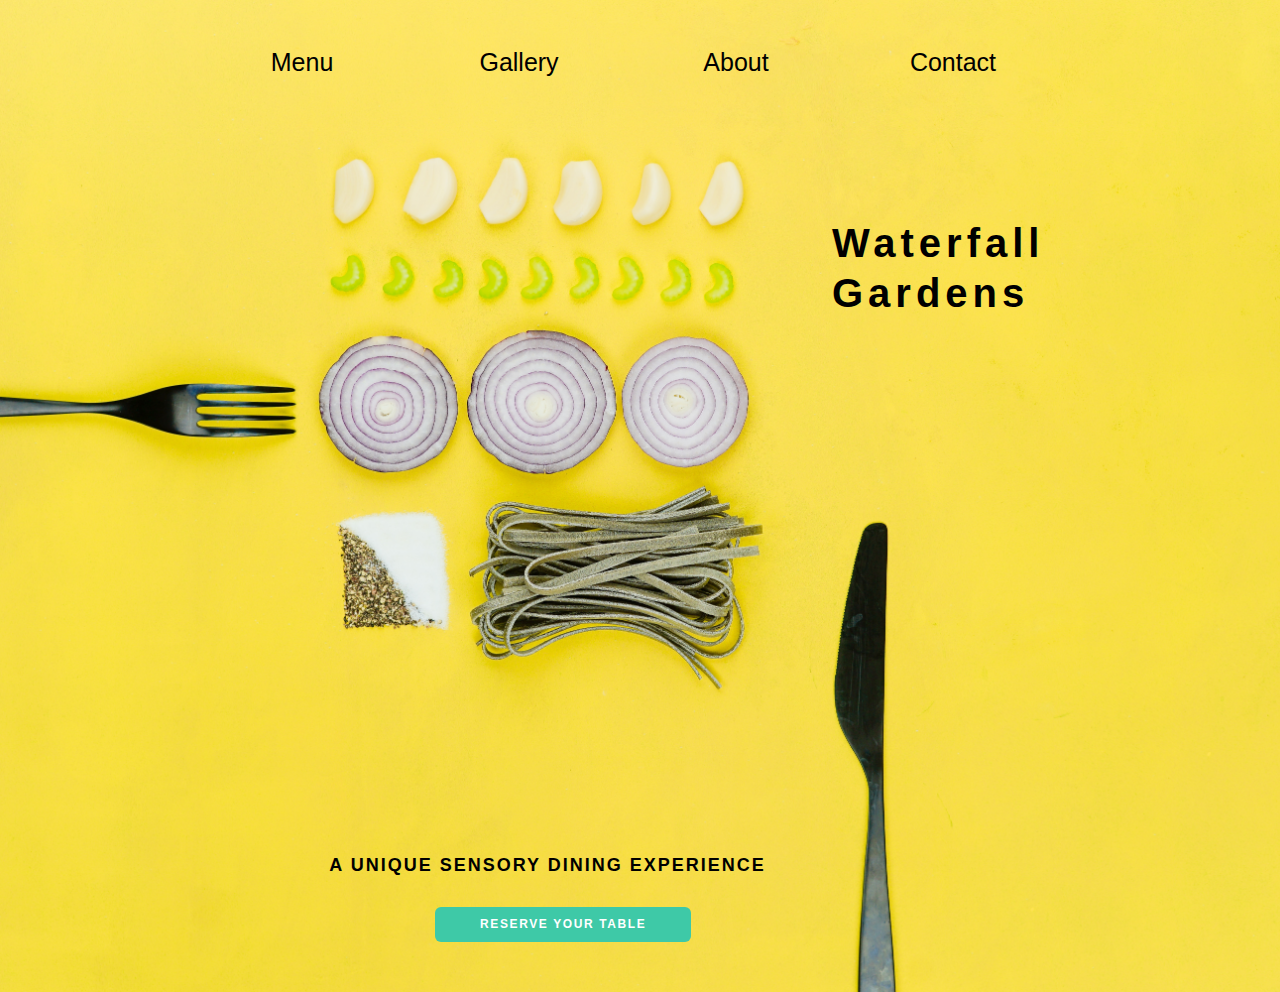
<file: WaterfallGardens/index.html>
<!DOCTYPE html>
<html lang="en" dir="ltr">
	<head>
		<meta charset="utf-8">
		<title>Waterfall Gardens-Home</title>
		<link rel="stylesheet" type="text/css" href="css/styles.css">
		<link href="https://fonts.googleapis.com/css?family=Montserrat:400,700|Open+Sans" rel="stylesheet">
		<link rel="stylesheet" href="https://use.fontawesome.com/releases/v5.8.1/css/all.css" integrity="sha384-50oBUHEmvpQ+1lW4y57PTFmhCaXp0ML5d60M1M7uH2+nqUivzIebhndOJK28anvf" crossorigin="anonymous">
	</head>
	<body>
		<!-- wraps entire page -->
		<div class="page">
			<!-- wraps header with nav -->
			<div class ="container" id="header">
				<div class ="nav_bars">
					<a href="javascript:void(0)" class="dropbtn">
						<i class="fas fa-bars"></i>
					</a>
					<div class="dropdown-content">
						<a href="menu.html">Menu</a>
						<a href="gallery.html">Gallery</a>
						<a href="about.html">About</a>
						<a href="contact.html">Contact</a>
					</div>
				</div>
				<div class ="nav_bars_u">
					<i class="fas fa-utensils"></i>
				</div>
				<div class ="menu_bars">
					<a href="menu.html">Menu</a>
					<a href="gallery.html">Gallery</a>
					<a href="about.html">About</a>
					<a href="contact.html">Contact</a>
				</div>
				<div class ="restaurant_name">
					<h2>WATERFALL GARDENS</h2>
				</div>
				<div class ="nav_bars_u2">
					<i class="fas fa-utensils"></i>
				</div>
			</div>
			<!-- wraps main page content -->
			<div class="container" id="welcome">
				<div class="title">
					<h2>Waterfall
					<br>Gardens
					</h2>
				</div>
			</div>
			<!-- wraps footer content -->
			<div class="container" id="footer">
				<div class="actions">
					<h3>A UNIQUE SENSORY DINING EXPERIENCE</h3>
					<a href="contact.html" class="button">RESERVE YOUR TABLE</a>
				</div>
			</div>
		</div>
	</body>
</html>
</file>
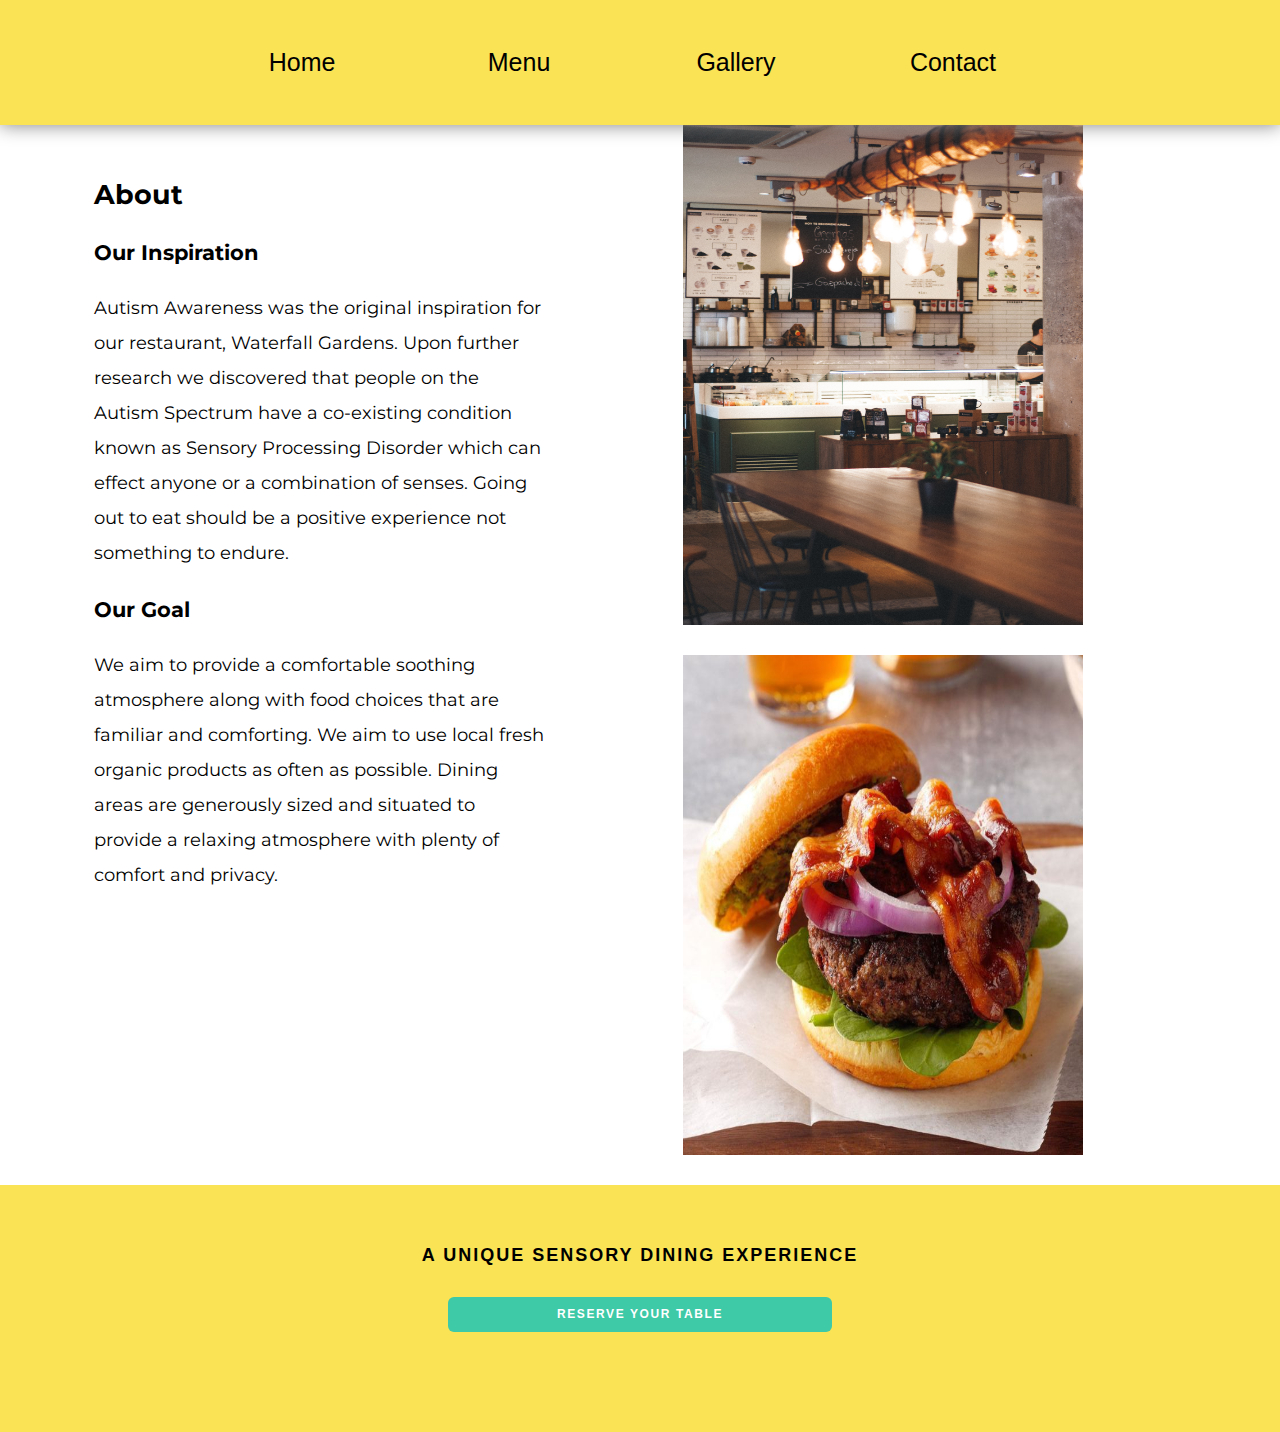
<file: WaterfallGardens/about.html>
<!DOCTYPE html>
<html lang="en" dir="ltr">
	<head>
		<meta charset="utf-8">
		<title>Waterfall Gardens-About</title>
		<link rel="stylesheet" type="text/css" href="css/styles2.css">
		<link href="https://fonts.googleapis.com/css?family=Montserrat:400,700|Open+Sans" rel="stylesheet">
		<link rel="stylesheet" href="https://use.fontawesome.com/releases/v5.8.1/css/all.css" integrity="sha384-50oBUHEmvpQ+1lW4y57PTFmhCaXp0ML5d60M1M7uH2+nqUivzIebhndOJK28anvf" crossorigin="anonymous">
	</head>
	<body>
		<!-- wraps entire page -->
		<div class="page">
			<!-- wraps header with nav -->
			<div class ="container" id="header">
				<div class ="nav_bars">
					<a href="javascript:void(0)" class="dropbtn">
						<i class="fas fa-bars"></i>
					</a>
					<div class="dropdown-content">
						<a href="index.html">Home</a>
						<a href="menu.html">Menu</a>
						<a href="gallery.html">Gallery</a>
						<a href="contact.html">Contact</a>
					</div>
				</div>
				<div class ="nav_bars_u">
					<i class="fas fa-utensils"></i>
				</div>
				<div class ="menu_bars">
					<a href="index.html">Home</a>
					<a href="menu.html">Menu</a>
					<a href="gallery.html">Gallery</a>
					<a href="contact.html">Contact</a>
				</div>
				<div class ="nav_bars_u2">
					<i class="fas fa-utensils"></i>
				</div>
				<div class= "restaurant_name">
					<h2>WATERFALL GARDENS</h2>
				</div>
			</div>
			<!-- wraps about page content -->
	        <div class="container" id="about_content">
	            <h2><span class="about_title">About</span></h2>
	            <h3>Our Inspiration</h3>
	            <p>Autism Awareness was the original inspiration for our restaurant, Waterfall Gardens. Upon further research we discovered that people on the Autism Spectrum have a co-existing condition known as Sensory Processing Disorder which can effect anyone or a combination of senses. Going out to eat should be a positive experience not something to endure.</p>
	            <h3>Our Goal</h3>
	            <p>We aim to provide a comfortable soothing atmosphere along with food choices that are familiar and comforting.  We aim to use local fresh organic products as often as possible.  Dining areas are generously sized and situated to provide a relaxing atmosphere with plenty of comfort and privacy.
	            </p>
	        </div>
	        <div class="container" id="image_wrap2">
	            <img src="images/clifford-yeo-452260-unsplash.jpg" alt"image of kitchen and dining table" style= "width:400px;height:500px;">
	        </div>
			<div class="container" id="image_wrap3">
				<img src="images/Bacon-and-Date-Goat-Cheese-Burgers_EXPS_THAM19_233458_B11_08_2b-696x696.jpg" alt"image of hamburger with bacon" style= "width:400px;height:500px;">
			</div>
			<!-- wraps footer content -->
			<div class="container" id="footer">
				<div class="actions">
					<h3>A UNIQUE SENSORY DINING EXPERIENCE</h3>
					<a href="contact.html" class="button">RESERVE YOUR TABLE</a>
				</div>
			</div>
		</div>
	</body>
</html>
</file>
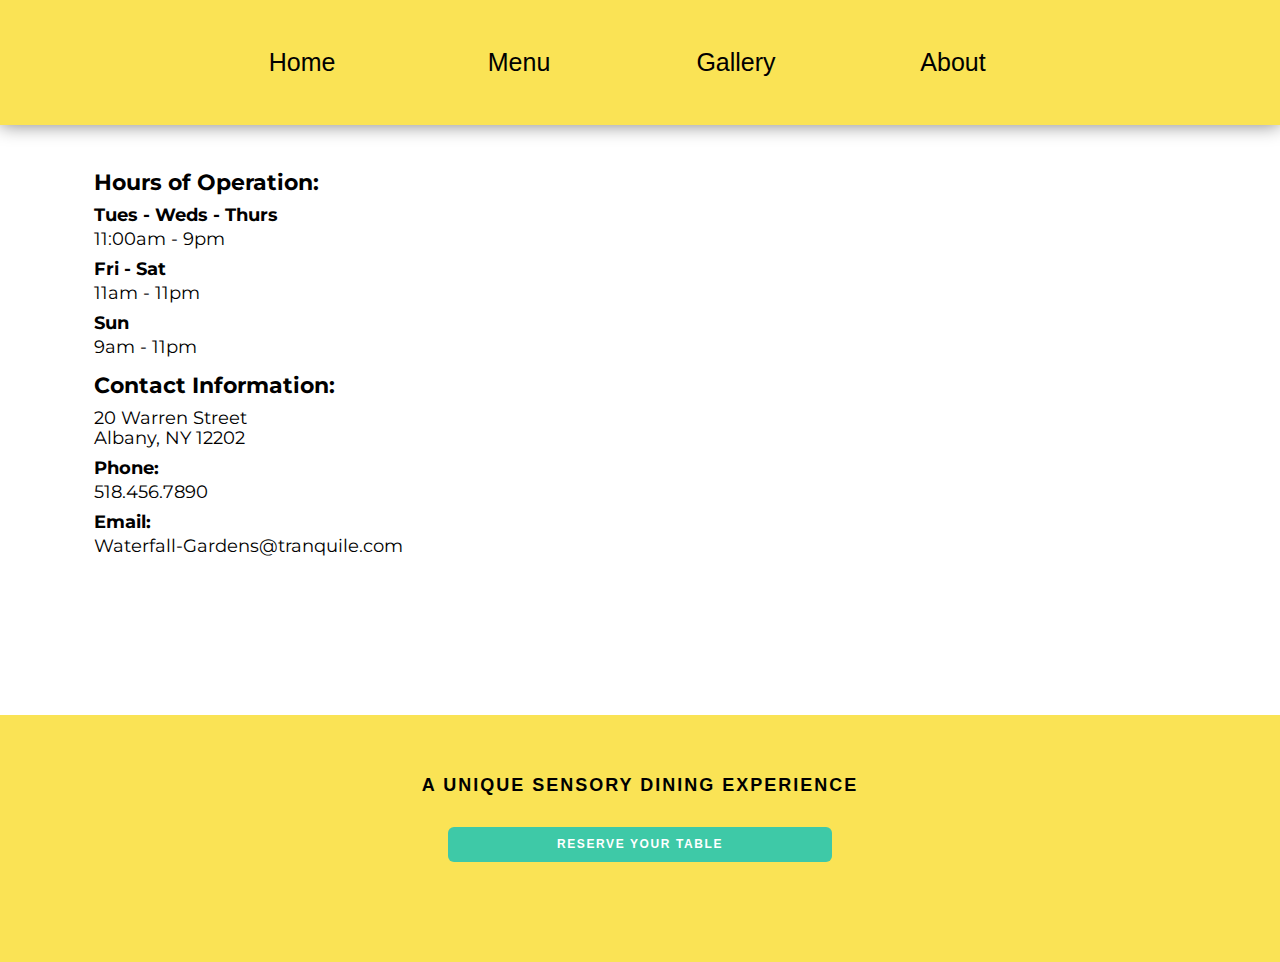
<file: WaterfallGardens/contact.html>
<!DOCTYPE html>
<html lang="en" dir="ltr">
	<head>
		<meta charset="utf-8">
		<title>Waterfall Gardens-Contact</title>
		<link rel="stylesheet" type="text/css" href="css/styles2.css">
		<link href="https://fonts.googleapis.com/css?family=Montserrat:400,700|Open+Sans" rel="stylesheet">
		<link rel="stylesheet" href="https://use.fontawesome.com/releases/v5.8.1/css/all.css" integrity="sha384-50oBUHEmvpQ+1lW4y57PTFmhCaXp0ML5d60M1M7uH2+nqUivzIebhndOJK28anvf" crossorigin="anonymous">
	</head>
	<body>
		<!-- wraps entire page -->
		<div class="page">
			<!-- wraps header with nav -->
			<div class ="container" id="header">
				<div class ="nav_bars">
					<a href="javascript:void(0)" class="dropbtn">
						<i class="fas fa-bars"></i>
					</a>
					<div class="dropdown-content">
						<a href="index.html">Home</a>
						<a href="menu.html">Menu</a>
						<a href="gallery.html">Gallery</a>
						<a href="about.html">About</a>
					</div>
				</div>
				<div class ="nav_bars_u">
					<i class="fas fa-utensils"></i>
				</div>
				<div class ="menu_bars">
					<a href="index.html">Home</a>
					<a href="menu.html">Menu</a>
					<a href="gallery.html">Gallery</a>
					<a href="about.html">About</a>
				</div>
				<div class ="nav_bars_u2">
					<i class="fas fa-utensils"></i>
				</div>
				<div class= "restaurant_name">
					<h2>WATERFALL GARDENS</h2>
				</div>
			</div>
			<!-- wraps menu page content -->
	        <div class="container" id="contact_content">
	            <h2><span class="contact_title">Hours of Operation:</span></h2>
				<h3>Tues - Weds - Thurs</h3>
				<p>11:00am - 9pm</p>
				<h3>Fri - Sat</h3>
				<p>11am - 11pm</p>
				<h3>Sun</h3>
				<p>9am - 11pm</p>
	           <h2><span class="contact_title">Contact Information:</span></h2>
	            <p>20 Warren Street
				<br>Albany, NY  12202 </p>
	            <h3>Phone:</h3>
	            <p>518.456.7890</p>
				<h3>Email:</h3>
				<p>Waterfall-Gardens@tranquile.com</p>
	        </div>
	        <div class="container" id="image_wrap">
	            <div class="mapouter">
					<div class="gmap_canvas">
						<iframe width="100%" height="100%" id="gmap_canvas" src="https://maps.google.com/maps?q=20%20Warren%20St.%20albany%20ny&t=&z=13&ie=UTF8&iwloc=&output=embed" frameborder="0" scrolling="no" marginheight="0" marginwidth="0"></iframe>
						<a href="https://www.emojilib.com"></a>
					</div>
					<style>.mapouter{position:relative;text-align:right;height:500px;width:600px;}
					.gmap_canvas {overflow:hidden;background:none!important;height:500px;width:600px;}
					</style>
				</div>
	        </div>
			<!-- wraps footer content -->
			<div class="container" id="footer">
				<div class="actions">
					<h3>A UNIQUE SENSORY DINING EXPERIENCE</h3>
					<a href="contact.html" class="button">RESERVE YOUR TABLE</a>
				</div>
			</div>
		</div>
	</body>
</html>
</file>
<file: WaterfallGardens/css/styles.css>
/* RESET */
/* ---------------------------- */
*{box-sizing: border-box;}
html,body{margin:0;}
div,section,header,footer,nav{display:block;float:left;width:100%;height:auto;position:relative;color: black;text-align:left;text-decoration: none;}
/* ---------------------------- */
@media screen and (max-width:1540px){
.page {
	position: absolute;
	background-image: url("../images/toa-heftiba-530171-unsplash.jpg");
	background-repeat:no-repeat;
	background-position:top;
	background-size:cover;
}
.container {
	background-color: inherit;
	font-family: 'Montserrat:400', sans-serif;
	font-size: 13px;
	line-height: 35px;
}
/*Index Header Content*/
#header{
padding: 20px;
/* z-index: 10; */
}
.nav_bars {
	display:none;
}
.nav_bars i{
	display:none;
}
.nav_bars_u {
	width:10%;
	margin-left: 3%;
	margin-right: 1%;
	padding: 10px 0;
}
.nav_bars_u i{
	width:100%;
	color: black;
	font-size: 35px;
	line-height: 65px;
	text-align: center;
}
.nav_bars_u2 {
	width:10%;
	height: auto;
	margin-left: 1%;
	margin-right: 3%;
	padding: 10px 0;
	float: right;
}
.nav_bars_u2 i{
	width:100%;
	color: black;
	font-size: 35px;
	line-height: 65px;
	text-align: center;
}
.menu_bars {
	display: block;
	float: left;
	width:70%;
	padding: 10px 0px;
}
.menu_bars a {
	width:20%;
	margin-left: 2.5%;
	margin-right: 2.5%;
	float: left;
	font-family: 'Montserrat:400', sans-serif;
	font-size: 25px;
	line-height: 65px;
	color: black;
	text-align: center;
	text-decoration: none;
}
#welcome{
	width: 100%;
	height: 650px;
}
.restaurant_name{
	display: none;
}
.restaurant_name h2{
	display: none;
}
/* Index Page Content*/
.title {
	width:100%;
	float:left;
	padding:60px 0px;
}
.title h2 {
	width: 27%;
	margin-left:65%;
	margin-right:8%;
	font-family: 'Montserrat:700', sans-serif;
	font-size: 40px;
	line-height: 50px;
	letter-spacing: 5px;
}
/* Index Footer Content*/
#footer{
	padding: 50px 0;
}
.actions h3{
	padding: 0 185px 0 0;
	font-family: 'Montserrat:400', sans-serif;
	font-size: 18px;
	line-height: 45px;
	letter-spacing: 2px;
	text-align: center;
}
.actions a{
	display: inline-block;
	width:20%;
	margin-left: 34%;
	margin-right:30%;
	float: none;
}
.button {
	letter-spacing: 1.6px;
	border-radius: 6px;
	text-decoration: none;
	color: white;
	text-align: center;
	font-family: 'Montserrat:400', sans-serif;
	font-weight: 700;
	font-size: 12px;
	background-color: #3EC9A7;
}
/* Effects*/
a:hover {
	background:#3EC9A7;
	border-radius: 6px;
	color: black;
	overflow: hidden;
	-webkit-transition: initial;
	-moz-transition: initial;
	-ms-transition: initial;
	transition: initial;
}
/*Resize to max-width: 960px*/
@media screen and (max-width:960px){
/*Index Header Content*/
.menu_bars a {
	font-size: 22px;
	line-height: 68px;
}
/* Index Page Content*/
.title h2 {
	font-size: 30px;
	line-height: 40px;
	letter-spacing: 3px;
}
/* Index Footer Content*/
.actions h3{
	padding: 0 0 0 0;
	font-size: 14px;
}
.actions a{
	width:30%;
}
}
/*Resize to max-width: 780px*/
@media screen and (max-width:700px){
#welcome{
	width: 100%;
	height: 600px;
}
.title h2 {
	font-size: 30px;
	line-height: 40px;
	letter-spacing: 2px;
}
#footer{
	padding: 30px 0 40px 0;
}
h3{
	font-family: 'Montserrat', sans-serif;
	font-size: 18px;
	line-height: 45px;
	letter-spacing: 2px;
	text-decoration: none;
}
.actions h3{
	text-align: center;
	padding: 0px;
	margin: auto;
}
.actions a{
	display: inline-block;
	width:40%;
	margin-left: 30%;
	margin-right:30%;
	float: none;
}
.button {
	letter-spacing: 1.6px;
	border-radius: 6px;
	text-decoration: none;
	color: white;
	text-align: center;
	font-family: 'Montserrat', sans-serif;
	font-weight: 700;
	font-size: 12px;
	background-color: #3EC9A7;
}
}
/*Resize to max-width: 639px*/
@media screen and (max-width:639px){
.page {
	background-image: url("../images/mobile-background.jpg");
}
/*Index Header Content*/
#header{
	padding: 20px 0;
}
.nav_bars {
	display: block;
	width:10%;
	margin-left: 3%;
	margin-right: 1%;
	padding: 10px 0PX;
	font-size: 35px;
	line-height: 65px;
	text-align: center;
	float: left;
	position: relative;
}
.nav_bars i{
	display: block;
	width:100%;
}
.nav_bars_u {
	display:none;
}
.nav_bars_u i{
	display:none;
}
/*--dropdown nav button--*/
div a, .dropbtn {
	display: inline-block;
	width: 100%;
	color: black;
	text-align: center;
	padding: 10px 0px;
	text-decoration: none;
}
div a:hover, .nav_bars:hover .dropbtn {
	background-color: #3EC9A7;
	border-radius: 6px;
}
.dropdown-content {
	display: none;
	position: absolute;
	margin-left: 3%;
	background-color: white;
	border-radius: 6px;
	font-size: 20px;
	line-height: 35px;
	text-align:left;
	min-width: 140px;
	z-index: 2;
}
.dropdown-content a {
	color: black;
	padding: 0px 10px;
	text-decoration: none;
	display: block;
	text-align: left;
}
.dropdown-content a:hover {
	background-color: #3EC9A7;
}
.nav_bars:hover .dropdown-content {
	display: block;
}
/*-- end of dropdown nav button--*/
.menu_bars {
	display: none;
}
.menu_bars a {
	display: none;
}
.restaurant_name{
	display: block;
	width:72%;
	padding: 10px 0px;
}
	.restaurant_name h2{
	display: block;
	width: 100%;
	margin: auto;
	font-family: 'Montserrat:700', sans-serif;
	font-size: 35px;
	line-height: 65px;
	text-align: center;
	text-decoration: none;
}
/* Index Page Content*/
.title {
	display: none;
}
.title h2 {
	display: none;
}
/* Index Footer Content*/
#footer{
	padding: 30px 0 40px 0;
}
h3{
	font-family: 'Montserrat', sans-serif;
	font-size: 18px;
	line-height: 45px;
	letter-spacing: 2px;
	text-decoration: none;
}
.actions h3{
	text-align: center;
	padding: 0px;
	margin: auto;
}
.actions a{
	display: inline-block;
	width:40%;
	margin-left: 30%;
	margin-right:30%;
	float: none;
}
.button {
	letter-spacing: 1.6px;
	border-radius: 6px;
	text-decoration: none;
	color: white;
	text-align: center;
	font-family: 'Montserrat', sans-serif;
	font-weight: 700;
	font-size: 12px;
	line-height: 30px;
	background-color: #3EC9A7;
}
/* Effects*/
a:hover {
	background:#3EC9A7;
	border-radius: 6px;
	color: black;
	overflow: hidden;
	-webkit-transition: initial;
	-moz-transition: initial;
	-ms-transition: initial;
	transition: initial;
}
}
/*Resize to max-width: 560px*/
@media screen and (max-width:560px){
/*Index Header Content*/
.nav_bars {
	font-size: 25px;
	line-height: 55px;
}
.restaurant_name h2{
	font-size: 25px;
	line-height: 55px;
}
.button{
	line-height: 23px;
}
}
/*Resize to max-width: 400px*/
@media screen and (max-width:400px){
/*Index Header Content*/
	.restaurant_name h2{
	font-size: 20px;
}
.actions a{
	display: inline-block;
	width:60%;
	margin-left: 20%;
	margin-right:20%;
	float: none;
}
}
</file>
<file: WaterfallGardens/css/styles2.css>
/* RESET */
/* ---------------------------- */
*{box-sizing: border-box;}
html,body{margin:0;}
div,section,header,footer,nav{display:block;float:left;width:100%;height:auto;position:relative;color: black;	text-align:left; text-decoration: none;}
/* ---------------------------- */
@media screen and (max-width:1540px){
.page {
	position: absolute;
}
.container {
	background-color: white;
	font-family: 'Montserrat', sans-serif;
	font-size: 13px;
	line-height: 35px;
}
 h4:hover {
	cursor:pointer;
}
/*Index Header Content*/
 #header{
	padding: 20px;
	background-color: #fae355;
	box-shadow: 0 0 18px 0 gray;
	z-index: 10;
}
.nav_bars {
	display:none;
}
.nav_bars i{
    display:none;
}
.nav_bars_u {
	width:10%;
	margin-left: 3%;
	margin-right: 1%;
	padding: 10px 0;
}
.nav_bars_u i{
	width:100%;
	color: black;
	font-size: 35px;
	line-height: 65px;
	text-align: center;
}
.nav_bars_u2 {
	width:10%;
	margin-left: 1%;
	margin-right: 3%;
	padding: 10px 0;
	float: right;
}
.nav_bars_u2 i{
	width:100%;
	color: black;
	font-size: 35px;
	line-height: 65px;
	text-align: center;
}
.menu_bars {
    width:70%;
	padding: 10px 0px;
}
.menu_bars a {
	width:20%;
	margin-left: 2.5%;
	margin-right: 2.5%;
	float: left;
	font-family: 'Montserrat:semi-bold 600', sans-serif;
	font-size: 25px;
	line-height: 65px;
	color: black;
	text-align: center;
	text-decoration: none;
}
.restaurant_name{
	display: none;
}
 /* About Page Content*/
#about_content{
	width:40%;
 	margin-left: 5%;
 	margin-right: 5%;
	padding: 30px;
	font-size: 18px;
	line-height: 35px;
}
.about_title h2 {
  	font-size: 30px;
  	line-height: 40px;
  	letter-spacing: 5px;
}
/* Menu Page Content*/
#menu_content{
	width:40%;
 	margin-left: 9%;
 	margin-right: 1%;
	padding: 30px;
	font-size: 18px;
	line-height: 35px;
}
#menu_content h4{
	margin: 0 0 10px 0;
}
#menu_content h4 + div p{
	margin: 0 0 20px 0;
}
#menu_content h4 + div{
	display: none;
}
 /* Contact Page Content*/
#contact_content{
	width:40%;
 	margin-left: 5%;
 	margin-right: 5%;
	padding: 30px;
}
#contact_content h2{
	font-size: 22px;
	line-height: 20px;
	margin-bottom: 12px;
	font-family: 'Montserrat', sans-serif;
	text-align: left;
	letter-spacing:normal;
}
#contact_content h3{
	font-size: 18px;
	line-height: 20px;
	margin-top: 10px;
	margin-bottom: 4px;
	font-family:'Montserrat', sans-serif;
	text-align: left;
	letter-spacing:normal;
}
#contact_content p{
	font-size: 18px;
	line-height: 20px;
	margin-top: 2px;
	margin-bottom: 2px;
	font-family:'Montserrat', sans-serif;
	text-align: left;
	letter-spacing:normal;
}
.mapouter{
	display: block;
	float: left;
	position: relative;
}
 /* Gallery Page Content*/
.gallery_wrap{
	display: block;
	width:94%;
	margin-left: 3%;
	margin-right: 3%;
	margin-top: 30px;
	height:350px;

}
.owl-carousel.owl-theme .item{
	height:300px;
	display:block;
	width: 100%;
	background-position: center;
	background-size: cover;
}
#owl-demo .item{
  /* padding: 0; */
}
#owl-demo .item img{
  display: block;
  width: 100%;
  height: auto;
	/* padding: 0 20px; */
}
#image_wrap {
	display: block;
	width:40%;
	margin-left: 1%;
	margin-right: 9%;
	height: auto;
	padding: 60px 30px 30px 30px;
	float: left;
	position: relative;
	overflow: hidden;
	background:none;
}
#image_wrap2 {
	display: block;
	width:40%;
	margin-left: 1%;
	margin-right: 9%;
	height: auto;
	padding: 0px 30px 30px 30px;
	float: left;
	position: relative;
	overflow: hidden;
	background:none;
}
#image_wrap3 {
	display: block;
	width:40%;
	margin-left: 1%;
	margin-right: 9%;
	height: auto;
	padding: 0px 30px 30px 30px;
	float: left;
	position: relative;
	overflow: hidden;
	background:none;
}
img{
	display: block;
	width: 100%;
	height:auto;
	float: left;
	position: relative;
}
 /*Footer Content*/
 #footer{
 	display: block;
 	width: 100%;
 	height:auto;
 	position: relative;
 	float: left;
 	padding: 30px 0 100px 0;
 	background-color: #fae355;
 }
   .actions{
 	display: block;
 	width: 100%;
 	height:auto;
 	position: relative;
 	float: left;
 }
   .actions h3{
 	display: block;
 	width: 100%;
 	height:auto;
 	position: relative;
 	padding: 0;
 	font-family: 'Montserrat:400', sans-serif;
 	font-size: 18px;
 	line-height: 45px;
 	color: black;
 	letter-spacing: 2px;
 	text-align: center;
 	text-decoration: none;
 }
   .actions a{
 	display: inline-block;
 	width:30%;
 	margin-left: 35%;
 	margin-right:35%;
 	height:auto;
 	position: relative;
 	float: none;
 }
   .button {
 	display: block;
 	width: 100%;
 	letter-spacing: 1.6px;
 	border-radius: 6px;
 	text-decoration: none;
 	color: white;
 	text-align: center;
 	font-family: 'Montserrat:400', sans-serif;
 	font-weight: 700;
 	font-size: 12px;
 	background-color: #3EC9A7;
 }
 /* Effects*/
a:hover {
	background:#3EC9A7;
	border-radius: 6px;
	color: black;
	overflow: hidden;
	-webkit-transition: initial;
	-moz-transition: initial;
	-ms-transition: initial;
	transition: initial;
}
}
@media screen and (max-width:960px){
/*Index Header Content*/
.menu_bars a {
	font-size: 22px;
	line-height: 68px;
}
/* About Page Content*/
#about_content{
	display: block;
	width: 42%;
	margin-left: 5.5%;
	margin-right: 2.5%;
	padding: 30px 0px;
	float: left;
	padding: 30px;
	font-family: 'Montserrat:400', sans-serif;
	font-size: 18px;
	line-height: 35px;
	text-align:left;
	text-decoration: none;
}
.about_title h2 {
	font-family: 'Montserrat:700', sans-serif;
	font-size: 30px;
	line-height: 40px;
	letter-spacing: 5px;
	text-align: left;
	text-decoration: none;
}
.about_title h4 {
	font-family: 'Montserrat:700', sans-serif;
	font-size: 20px;
	line-height: 20px;
	letter-spacing: 2px;
	text-align: left;
	text-decoration: none;
}
/* Menu Page Content*/
#menu_content{
	display: block;
	width: 42%;
	margin-left: 5.5%;
	margin-right: 2.5%;
	padding: 50px 30px 30px 30px;
	font-family: 'Montserrat:400', sans-serif;
	font-size: 18px;
	line-height: 20px;
	text-align:left;
	text-decoration: none;
}
.menu_title h2 {
	font-family: 'Montserrat:700', sans-serif;
	font-size: 25px;
	line-height: 60px;
	letter-spacing: 2px;
	text-align: left;
	text-decoration: none;
}
  .menu_title h4 {
	font-family: 'Montserrat:700', sans-serif;
	font-size: 20px;
	line-height: 20px;
	letter-spacing: 2px;
	text-align: left;
	text-decoration: none;
}
/* Contact Page Content*/
  #contact_content{
  	width: 42%;
  	margin-left: 5.5%;
  	margin-right: 2.5%;
  	padding: 60px 30px 30px 30px;
  	font-family: 'Montserrat:400', sans-serif;
  	font-size: 18px;
  	line-height: 20px;
  	text-align:left;
  	text-decoration: none;
}
.contact_title h2 {
	 font-family: 'Montserrat:700', sans-serif;
	 font-size: 25px;
	 line-height: 30px;
	 letter-spacing: 2px;
	 text-align: left;
	 text-decoration: none;
}
.contact_title h4 {
	font-family: 'Montserrat:700', sans-serif;
	font-size: 20px;
	line-height: 20px;
	color: black;
	letter-spacing: 2px;
	text-align: left;
	text-decoration: none;
}
.mapouter{
	display: block;
	width: 100%;
	margin-left: auto;
	margin-right: auto;
	height:auto;
	position: relative;
}
#image_wrap {
	display: block;
	width: 42%;
	margin-left: 5.5%;
	margin-right: 2.5%;
	padding: 60px 30px 30px 30px;
	float: left;
	position: relative;
	overflow: hidden;
	background:none;
}
#image_wrap2 {
	display: block;
	width: 42%;
	margin-left: 2.5%;
	margin-right: 5.5%;
	padding: 60px 30px 30px 30px;
	float: left;
	position: relative;
	overflow: hidden;
	background:none;
}
#image_wrap3 {
	display: block;
	width:40%;
	margin-left: 1%;
	margin-right: 9%;
	height: auto;
	padding: 0px 30px 30px 30px;
	float: left;
	position: relative;
	overflow: hidden;
	background:none;
}
}
@media screen and (max-width:780px){
/*Index Header Content*/
#header{
	padding: 20px 0;
	background-color: #fae355;
}
.nav_bars {
	display: block;
	width:10%;
	margin-left: 3%;
	margin-right: 1%;
	padding: 10px 0;
	float: left;
	position: relative;
}
.nav_bars i{
	display: block;
	width:100%;
	height:auto;
	/* margin-left: 10%;
	margin-right: 10%; */
	font-size: 35px;
	line-height: 65px;
	text-align: center;
}
.nav_bars_u {
	display:none;
}
.nav_bars_u i{
	display:none;
}
/*--dropdown nav button--*/
div a, .dropbtn {
	display: inline-block;
	width: 100%;
	color: black;
	text-align: center;
	padding: 0px 0px;
	text-decoration: none;
}
div a:hover, .nav_bars:hover .dropbtn {
	background-color: #3EC9A7;
	border-radius: 6px;
}
.dropdown-content {
	display: none;
	position: absolute;
	margin-left: 3%;
	background-color: white;
	border-radius: 6px;
	font-size: 20px;
	line-height: 35px;
	font-family: 'Montserrat:400', sans-serif;
	text-align:left;
	min-width: 140px;
	z-index: 2;
}
.dropdown-content a {
	color: black;
	padding: 0px 10px;
	text-decoration: none;
	display: block;
	text-align: left;
}
.dropdown-content a:hover {
	background-color: #3EC9A7;
}
.nav_bars:hover .dropdown-content {
	display: block;
}
/*-- end of dropdown nav button--*/
.menu_bars {
	display: none;
}
.menu_bars a {
	display: none;
}
.restaurant_name{
	display: block;
	width:72%;
	padding: 10px 0px;
}
.restaurant_name h2{
	display: block;
	width: 100%;
	margin: auto;
	font-family: 'Montserrat:700', sans-serif;
	font-size: 30px;
	line-height: 65px;
	text-align: center;
	text-decoration: none;
}
/* About Page Content*/
#about_content{
	width:80%;
	margin-left: 10%;
	margin-right: 10%;
	padding: 30px 10px 30px 20px;
	font-family: 'Montserrat:400', sans-serif;
	font-size: 18px;
	line-height: 20px;
	text-align:left;
	text-decoration: none;
}
.about_title h2 {
	font-family: 'Montserrat:700', sans-serif;
	font-size: 30px;
	line-height: 40px;
	letter-spacing: 5px;
	text-align: left;
	text-decoration: none;
}
.about_title h4 {
	font-family: 'Montserrat:700', sans-serif;
	font-size: 20px;
	line-height: 20px;
	letter-spacing: 2px;
	text-align: left;
	text-decoration: none;
}
.actions a{
	display: inline-block;
	width:40%;
	margin-left: 30%;
	margin-right:30%;
	float: none;
}
.button {
	letter-spacing: 1.6px;
	border-radius: 6px;
	text-decoration: none;
	color: white;
	text-align: center;
	font-family: 'Montserrat', sans-serif;
	font-weight: 700;
	font-size: 12px;
	background-color: #3EC9A7;
}
#image_wrap2 {
	display: block;
	width: 42%;
	margin-left: 8%;
	margin-right: 0;
	padding: 0px 10px 30px 30px;
	float: left;
	position: relative;
	overflow: hidden;
	background:none;
}
#image_wrap3 {
	display: block;
	width:42%;
	margin-left: 0;
	margin-right: 8%;
	height: auto;
	padding: 0px 30px 10px 30px;
	float: left;
	position: relative;
	overflow: hidden;
	background:none;
}
}
@media screen and (max-width:639px){
/*Index Header Content*/
#header{
	padding: 20px 0;
}
.nav_bars {
	display: block;
	width:10%;
	margin-left: 3%;
	margin-right: 1%;
	padding: 10px 0px;
	font-size: 35px;
	line-height: 65px;
	text-align: center;
	float: left;
	position: relative;
}
.nav_bars i{
	display: block;
	width:100%;
}
.nav_bars_u {
	display:none;
}
.nav_bars_u i{
	display:none;
}
/*--dropdown nav button--*/
div a, .dropbtn {
	display: inline-block;
	width: 100%;
	color: black;
	text-align: center;
	padding: 0px 0px;
	text-decoration: none;
}
div a:hover, .nav_bars:hover .dropbtn {
	background-color: #3EC9A7;
	border-radius: 6px;
}
.dropdown-content {
	display: none;
	position: absolute;
	margin-left: 3%;
	background-color: white;
	border-radius: 6px;
	font-size: 20px;
	line-height: 35px;
	text-align:left;
	min-width: 140px;
	z-index: 2;
}
.dropdown-content a {
	color: black;
	padding: 0px 10px;
	text-decoration: none;
	display: block;
	text-align: left;
}
.dropdown-content a:hover {
	background-color: #3EC9A7;
}
.nav_bars:hover .dropdown-content {
	display: block;
}
/*-- end of dropdown nav button--*/
.menu_bars {
	display: none;
}
.menu_bars a {
	display: none;
}
.restaurant_name{
	display: block;
	width:72%;
	padding: 10px 0px;
}
.restaurant_name h2{
	display: block;
	width: 100%;
	margin: auto;
	font-family: 'Montserrat:700', sans-serif;
	font-size: 30px;
	line-height: 65px;
	text-align: center;
	text-decoration: none;
}
/* Menu Page Content*/
#menu_content{
	width:80%;
	margin-left: 10%;
	margin-right: 10%;
	padding: 30px 10px 30px 20px;
	font-family: 'Montserrat:400', sans-serif;
	font-size: 18px;
	line-height: 25px;
	text-align:left;
	text-decoration: none;
}
.menu_title h2 {
	font-family: 'Montserrat:700', sans-serif;
	font-size: 30px;
	line-height: 45px;
	letter-spacing: 5px;
	text-align: left;
}
.menu_title h4 {
	font-family: 'Montserrat:700', sans-serif;
  	font-size: 20px;
  	line-height: 20px;
  	letter-spacing: 2px;
  	text-align: left;
  	text-decoration: none;
}
/* Contact Page Content*/
#contact_content{
	width:80%;
	margin-left: 10%;
	margin-right: 10%;
	padding: 30px 10px 30px 20px;
	font-family: 'Montserrat:400', sans-serif;
	font-size: 18px;
	line-height: 20px;
	text-align:left;
	text-decoration: none;
}
.contact_title h2 {
	font-family: 'Montserrat:700', sans-serif;
	font-size: 30px;
	line-height: 40px;
	letter-spacing: 5px;
	text-align: left;
	text-decoration: none;
}
.contact_title h4 {
	font-family: 'Montserrat:700', sans-serif;
	font-size: 20px;
	line-height: 20px;
	letter-spacing: 2px;
	text-align: left;
	text-decoration: none;
}
.mapouter{
  	display: block;
  	width: 100%;
  	margin-left: auto;
  	margin-right: auto;
  	height:auto;
  	position: relative;
}
#image_wrap {
  	display: block;
  	width:70%;
  	margin:auto;
  	padding: 0px 0px 30px 0px;
  	float: none;
  	position: relative;
  	overflow: hidden;
  	background:none;
}
#image_wrap2 {
	display: block;
	width: 70%;
	margin:auto;
	padding: 0px 0px 30px 0px;
	float: none;
	position: relative;
	overflow: hidden;
	background:none;
}
#image_wrap3 {
	display: none;
}
/* Index Footer Content*/
#footer{
	padding: 30px 0 40px 0;
}
h3{
	font-family: 'Montserrat', sans-serif;
	font-size: 18px;
	line-height: 45px;
	letter-spacing: 2px;
	text-decoration: none;
}
.actions h3{
  text-align: center;
  padding: 0px;
  margin: auto;
}
.actions a{
	display: inline-block;
	width:40%;
	margin-left: 30%;
	margin-right:30%;
	float: none;
}
.button {
	letter-spacing: 1.6px;
	border-radius: 6px;
	text-decoration: none;
	color: white;
	text-align: center;
	font-family: 'Montserrat', sans-serif;
	font-weight: 700;
	font-size: 12px;
	background-color: #3EC9A7;
}
}
/*Resize to max-width: 500px*/
@media screen and (max-width:500px){
/*Index Header Content*/
.nav_bars {
	font-size: 25px;
	line-height: 55px;
}
.restaurant_name h2{
	font-size: 25px;
	line-height: 55px;
}
.nav_bars_u2 i{
   font-size: 25px;
   line-height: 55px;
}
.button{
	line-height: 23px;
}
}
@media screen and (max-width:400px){
	/*Index Header Content*/
.restaurant_name h2{
	display: block;
	width: 100%;
	margin: auto;
	font-family: 'Montserrat:700', sans-serif;
	font-size: 20px;
	line-height: 70px;
	text-align: center;
	text-decoration: none;
}
.actions a{
	display: inline-block;
	width:60%;
	margin-left: 20%;
	margin-right:20%;
	float: none;
}
}
</file>
